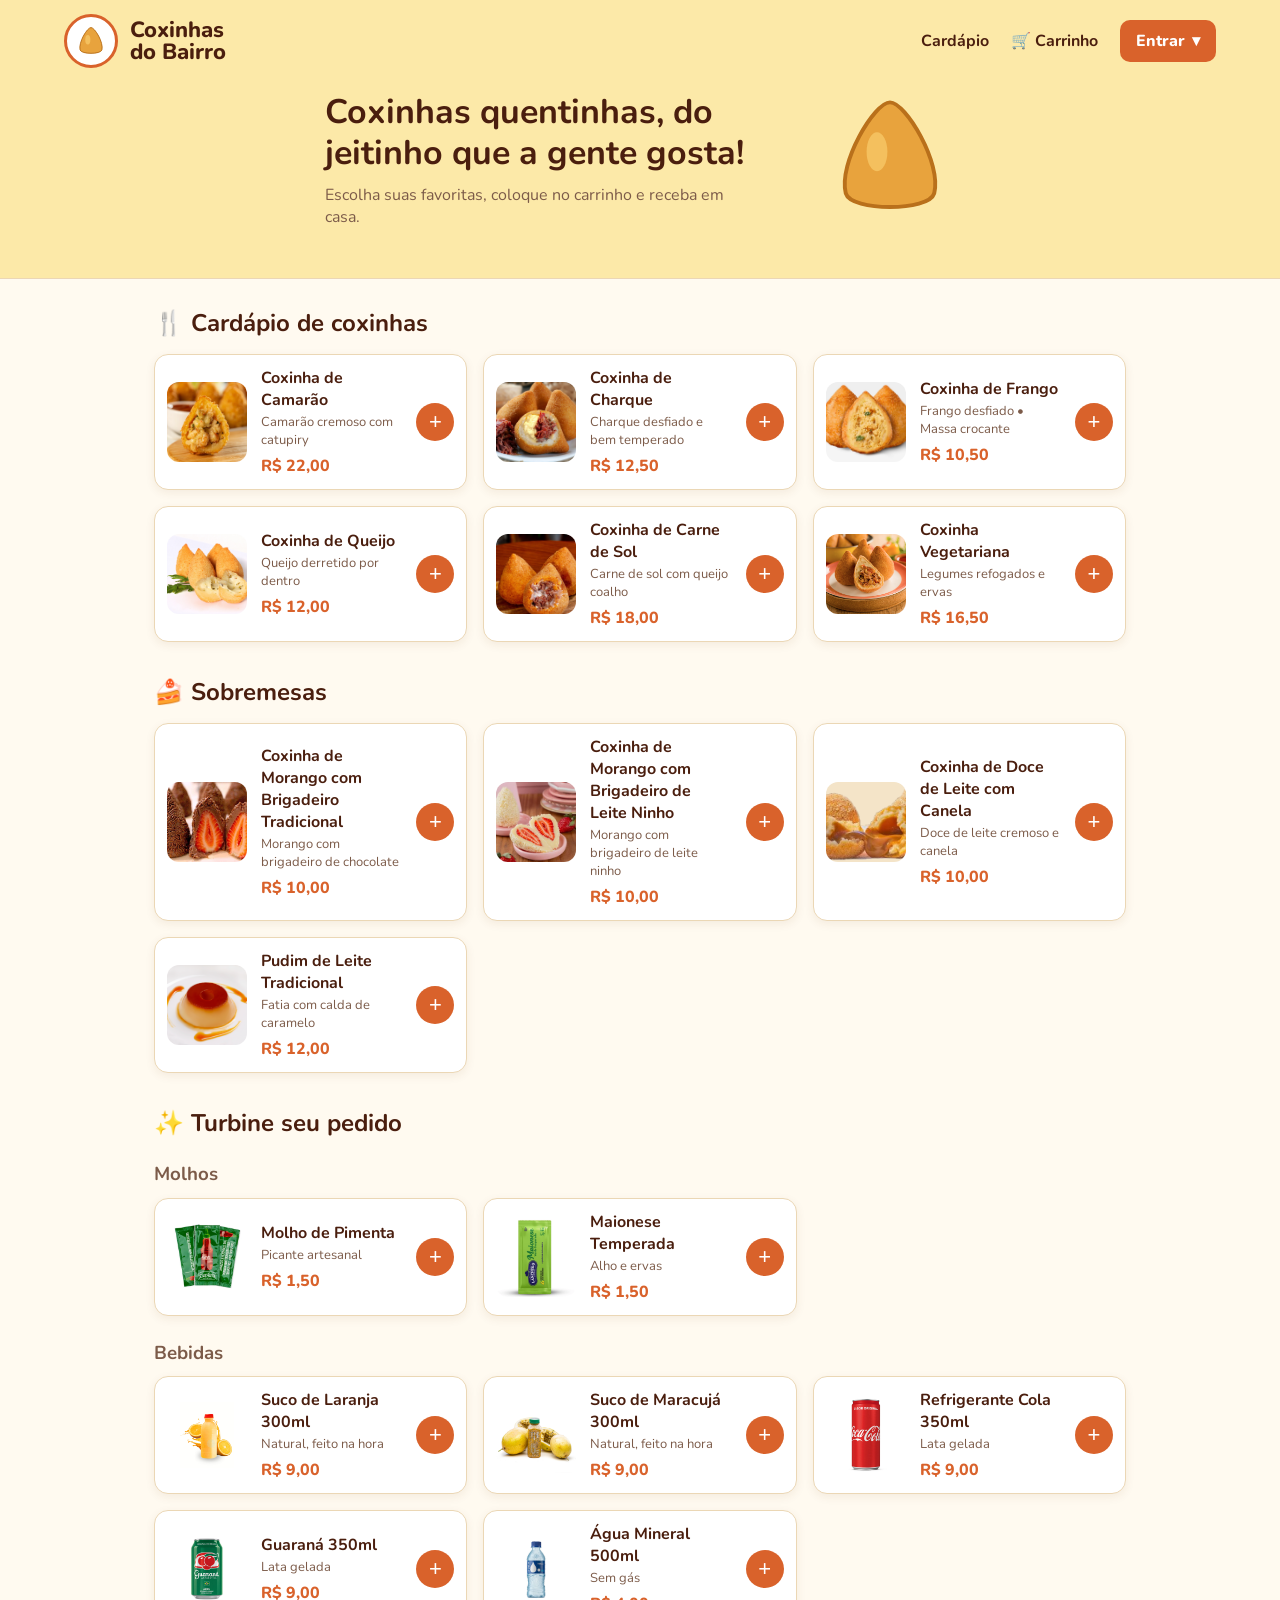
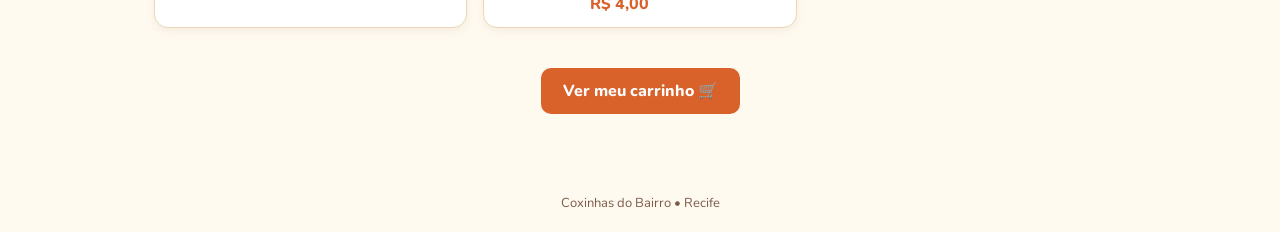
<file: index.html>
<!DOCTYPE html>
<html lang="pt-BR">
<head>
<meta charset="UTF-8">
<meta name="viewport" content="width=device-width, initial-scale=1.0">
<link href="https://fonts.googleapis.com/css2?family=Nunito:wght@400;700;800&display=swap" rel="stylesheet">
<link rel="stylesheet" href="style.css">
<title>Coxinhas do Bairro - Cardápio</title>
</head>
<body data-pagina="cardapio">

<header class="cabecalho" id="cabecalho"></header>

<section class="hero">
  <div>
    <h1>Coxinhas quentinhas, do jeitinho que a gente gosta!</h1>
    <p>Escolha suas favoritas, coloque no carrinho e receba em casa.</p>
  </div>
  <div class="hero-coxinha" id="hero-coxinha"></div>
</section>

<main class="conteudo">

 
  <h2>🍴 Cardápio de coxinhas</h2>
  <div class="grade">

    <!-- Coxinha de Camarão -->
    <div class="produto">
      <div class="produto-img"><img src="img/camarao.png" alt="Coxinha de Camarão"></div>
      <div class="produto-info">
        <h4>Coxinha de Camarão</h4>
        <p>Camarão cremoso com catupiry</p>
        <span class="preco">R$ 22,00</span>
      </div>
      <button class="btn-mais" onclick="clicouAdicionar(11, this)">+</button>
    </div>
    <!-- Coxinha de Charque -->
    <div class="produto">
      <div class="produto-img"><img src="img/charque.png" alt="Coxinha de Charque"></div>
      <div class="produto-info">
        <h4>Coxinha de Charque</h4>
        <p>Charque desfiado e bem temperado</p>
        <span class="preco">R$ 12,50</span>
      </div>
      <button class="btn-mais" onclick="clicouAdicionar(12, this)">+</button>
    </div>
    <!-- Coxinha de Frango -->
    <div class="produto">
      <div class="produto-img"><img src="img/frango.png" alt="Coxinha de Frango"></div>
      <div class="produto-info">
        <h4>Coxinha de Frango</h4>
        <p>Frango desfiado • Massa crocante</p>
        <span class="preco">R$ 10,50</span>
      </div>
      <button class="btn-mais" onclick="clicouAdicionar(13, this)">+</button>
    </div>
    <!-- Coxinha de Queijo -->
    <div class="produto">
      <div class="produto-img"><img src="img/queijo.png" alt="Coxinha de Queijo"></div>
      <div class="produto-info">
        <h4>Coxinha de Queijo</h4>
        <p>Queijo derretido por dentro</p>
        <span class="preco">R$ 12,00</span>
      </div>
      <button class="btn-mais" onclick="clicouAdicionar(14, this)">+</button>
    </div>
    <!-- Coxinha de Carne de Sol -->
    <div class="produto">
      <div class="produto-img"><img src="img/carne.png" alt="Coxinha de Carne de Sol"></div>
      <div class="produto-info">
        <h4>Coxinha de Carne de Sol</h4>
        <p>Carne de sol com queijo coalho</p>
        <span class="preco">R$ 18,00</span>
      </div>
      <button class="btn-mais" onclick="clicouAdicionar(15, this)">+</button>
    </div>
    <!-- Coxinha Vegetariana -->
    <div class="produto">
      <div class="produto-img"><img src="img/jaca.png" alt="Coxinha Vegetariana"></div>
      <div class="produto-info">
        <h4>Coxinha Vegetariana</h4>
        <p>Legumes refogados e ervas</p>
        <span class="preco">R$ 16,50</span>
      </div>
      <button class="btn-mais" onclick="clicouAdicionar(16, this)">+</button>
    </div>

  </div>

  
  <h2 style="margin-top:36px">🍰 Sobremesas</h2>
  <div class="grade">

   
    <div class="produto">
      <div class="produto-img"><img src="img/morango1.png" alt="Coxinha de Morango com Brigadeiro Tradicional"></div>
      <div class="produto-info">
        <h4>Coxinha de Morango com Brigadeiro Tradicional</h4>
        <p>Morango com brigadeiro de chocolate</p>
        <span class="preco">R$ 10,00</span>
      </div>
      <button class="btn-mais" onclick="clicouAdicionar(21, this)">+</button>
    </div>
    
    <div class="produto">
      <div class="produto-img"><img src="img/morango2.png" alt="Coxinha de Morango com Brigadeiro de Leite Ninho"></div>
      <div class="produto-info">
        <h4>Coxinha de Morango com Brigadeiro de Leite Ninho</h4>
        <p>Morango com brigadeiro de leite ninho</p>
        <span class="preco">R$ 10,00</span>
      </div>
      <button class="btn-mais" onclick="clicouAdicionar(22, this)">+</button>
    </div>
    
    <div class="produto">
      <div class="produto-img"><img src="img/doce.png" alt="Coxinha de Doce de Leite com Canela"></div>
      <div class="produto-info">
        <h4>Coxinha de Doce de Leite com Canela</h4>
        <p>Doce de leite cremoso e canela</p>
        <span class="preco">R$ 10,00</span>
      </div>
      <button class="btn-mais" onclick="clicouAdicionar(23, this)">+</button>
    </div>
    <!-- Pudim de Leite Tradicional -->
    <div class="produto">
      <div class="produto-img"><img src="img/pudim.png" alt="Pudim de Leite Tradicional"></div>
      <div class="produto-info">
        <h4>Pudim de Leite Tradicional</h4>
        <p>Fatia com calda de caramelo</p>
        <span class="preco">R$ 12,00</span>
      </div>
      <button class="btn-mais" onclick="clicouAdicionar(24, this)">+</button>
    </div>

  </div>

  
  <h2 style="margin-top:36px">✨ Turbine seu pedido</h2>

  
  <h3>Molhos</h3>
  <div class="grade">

    
    <div class="produto">
      <div class="produto-img"><img src="img/pimenta.png" alt="Molho de Pimenta"></div>
      <div class="produto-info">
        <h4>Molho de Pimenta</h4>
        <p>Picante artesanal</p>
        <span class="preco">R$ 1,50</span>
      </div>
      <button class="btn-mais" onclick="clicouAdicionar(31, this)">+</button>
    </div>
    
    <div class="produto">
      <div class="produto-img"><img src="img/maionese.png" alt="Maionese Temperada"></div>
      <div class="produto-info">
        <h4>Maionese Temperada</h4>
        <p>Alho e ervas</p>
        <span class="preco">R$ 1,50</span>
      </div>
      <button class="btn-mais" onclick="clicouAdicionar(32, this)">+</button>
    </div>

  </div>

  
  <h3>Bebidas</h3>
  <div class="grade">

    <div class="produto">
      <div class="produto-img"><img src="img/laranja.png" alt="Suco de Laranja 300ml"></div>
      <div class="produto-info">
        <h4>Suco de Laranja 300ml</h4>
        <p>Natural, feito na hora</p>
        <span class="preco">R$ 9,00</span>
      </div>
      <button class="btn-mais" onclick="clicouAdicionar(41, this)">+</button>
    </div>
    
    <div class="produto">
      <div class="produto-img"><img src="img/maracuja.png" alt="Suco de Maracujá 300ml"></div>
      <div class="produto-info">
        <h4>Suco de Maracujá 300ml</h4>
        <p>Natural, feito na hora</p>
        <span class="preco">R$ 9,00</span>
      </div>
      <button class="btn-mais" onclick="clicouAdicionar(42, this)">+</button>
    </div>
   
    <div class="produto">
      <div class="produto-img"><img src="img/coca.png" alt="Refrigerante Cola 350ml"></div>
      <div class="produto-info">
        <h4>Refrigerante Cola 350ml</h4>
        <p>Lata gelada</p>
        <span class="preco">R$ 9,00</span>
      </div>
      <button class="btn-mais" onclick="clicouAdicionar(43, this)">+</button>
    </div>
    
    <div class="produto">
      <div class="produto-img"><img src="img/guarana.png" alt="Guaraná 350ml"></div>
      <div class="produto-info">
        <h4>Guaraná 350ml</h4>
        <p>Lata gelada</p>
        <span class="preco">R$ 9,00</span>
      </div>
      <button class="btn-mais" onclick="clicouAdicionar(44, this)">+</button>
    </div>
    
    <div class="produto">
      <div class="produto-img"><img src="img/agua.png" alt="Água Mineral 500ml"></div>
      <div class="produto-info">
        <h4>Água Mineral 500ml</h4>
        <p>Sem gás</p>
        <span class="preco">R$ 4,00</span>
      </div>
      <button class="btn-mais" onclick="clicouAdicionar(45, this)">+</button>
    </div>

  </div>

  <div style="text-align:center; margin-top:40px">
    <a class="btn" href="carrinho.html">Ver meu carrinho 🛒</a>
  </div>
</main>

<footer class="rodape">Coxinhas do Bairro • Recife </footer>

<script src="script.js"></script>
</body>
</html>
</file>
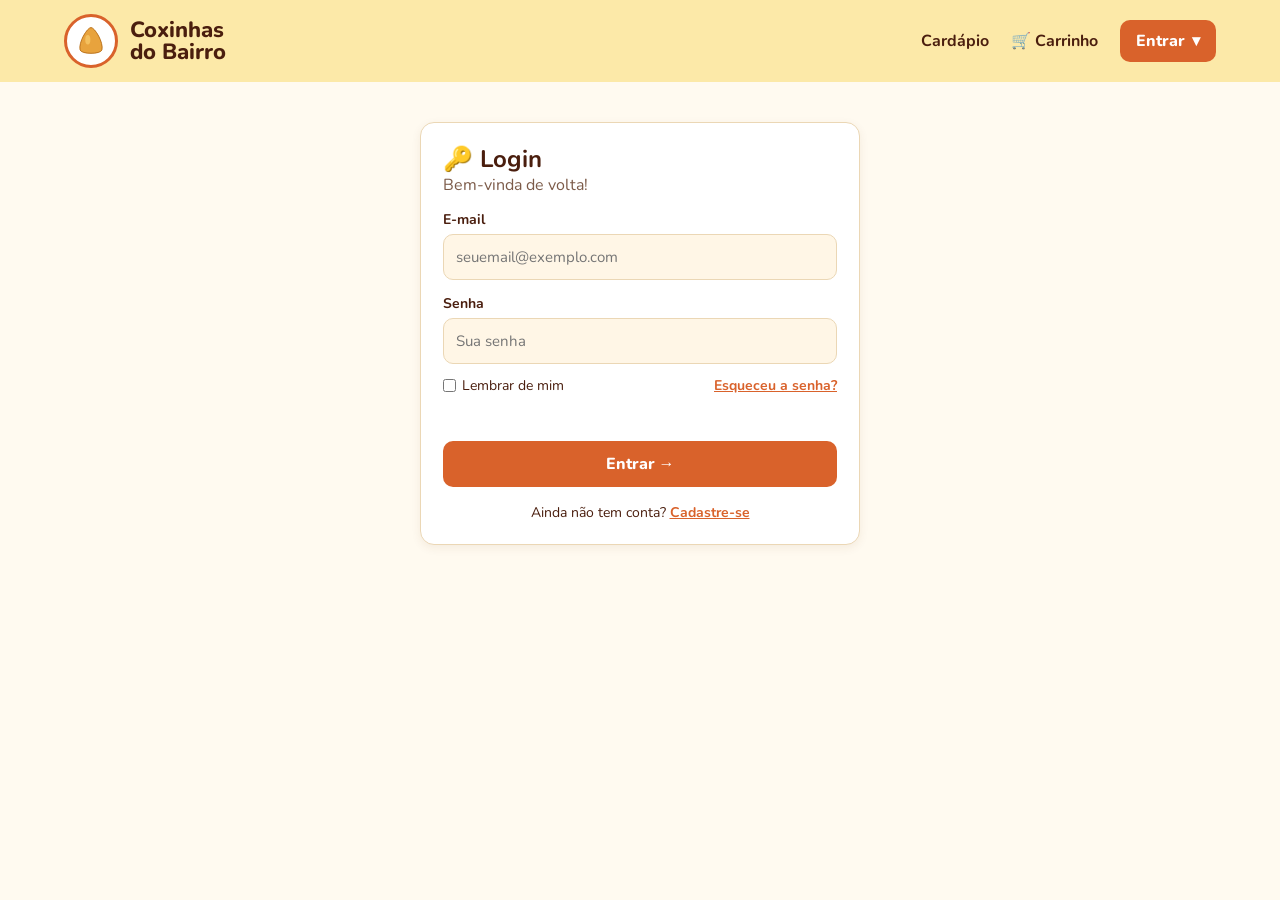
<file: admin.html>
<!DOCTYPE html>
<html lang="pt-BR">
<head>
  <meta charset="UTF-8">
  <meta name="viewport" content="width=device-width, initial-scale=1.0">
  <link href="https://fonts.googleapis.com/css2?family=Nunito:wght@400;700;800&display=swap" rel="stylesheet">
  <link rel="stylesheet" href="style.css">
  <title>Painel administrativo - Coxinhas do Bairro</title>
</head>
<body data-pagina="painel-admin">
  <header class="cabecalho" id="cabecalho"></header>
  <main class="conteudo painel-pagina">
    <section class="caixa painel-principal">
      <h1>🛠️ Painel administrativo</h1>
      <p class="sub">Acompanhamento geral da loja.</p>
      <div id="conteudo-painel">Carregando painel administrativo...</div>
      <div class="acoes painel-acoes">
        <a class="btn-claro" href="index.html">Voltar ao cardápio</a>
        <button class="btn" type="button" onclick="sair()">Sair</button>
      </div>
    </section>
  </main>
  <script src="script.js"></script>
</body>
</html>
</file>
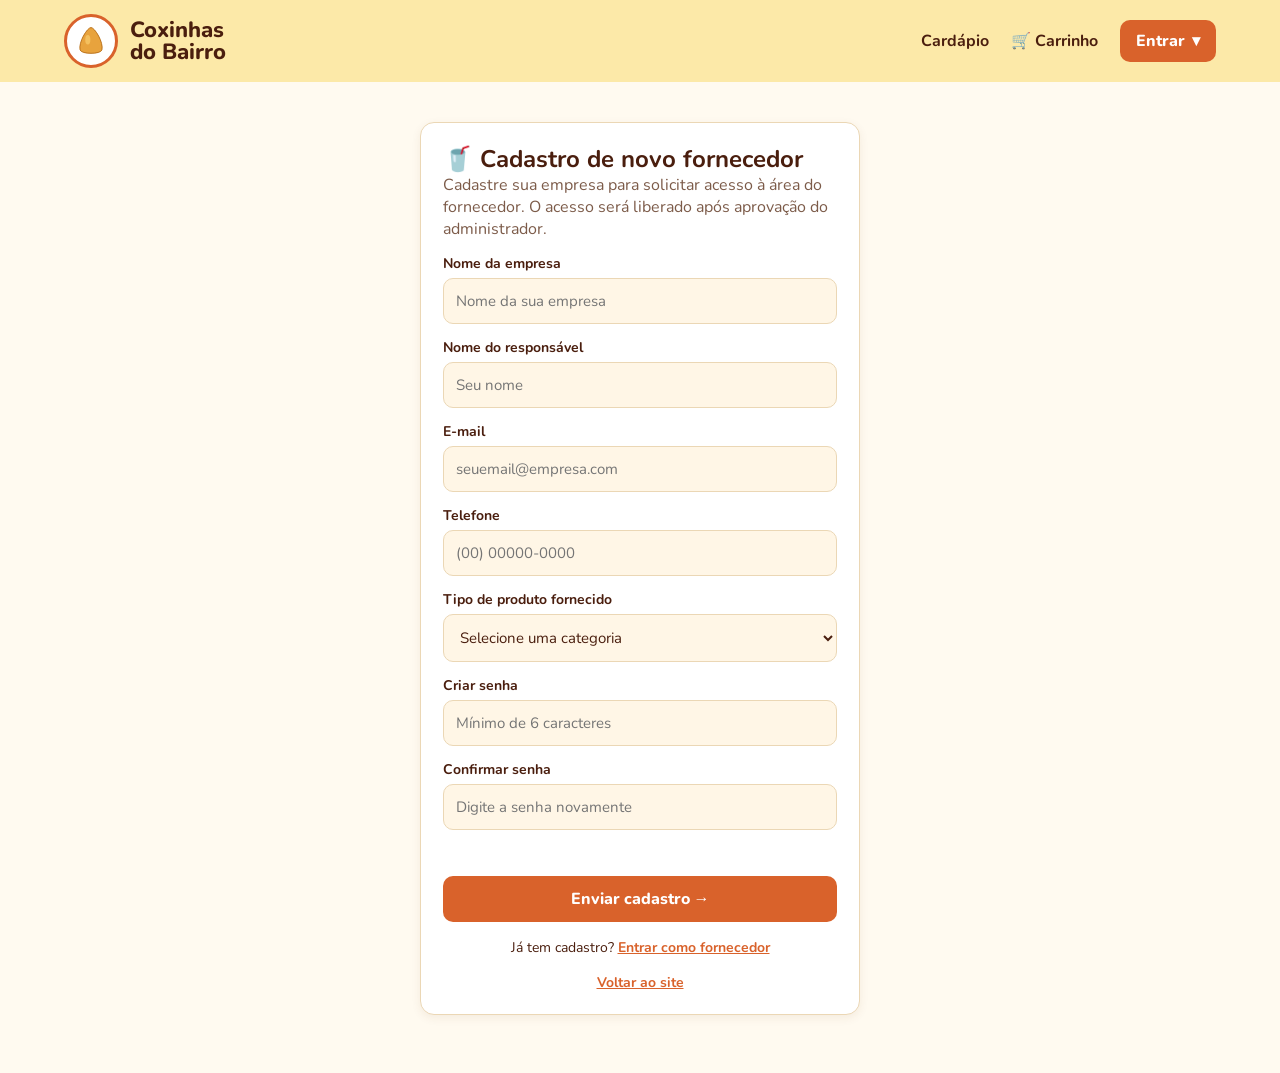
<file: cadastro-fornecedor.html>
<!DOCTYPE html>
<html lang="pt-BR">
<head>
  <meta charset="UTF-8">
  <meta name="viewport" content="width=device-width, initial-scale=1.0">
  <link href="https://fonts.googleapis.com/css2?family=Nunito:wght@400;700;800&display=swap" rel="stylesheet">
  <link rel="stylesheet" href="style.css">
  <title>Cadastro de fornecedor - Coxinhas do Bairro</title>
</head>
<body data-pagina="cadastro-fornecedor">
  <header class="cabecalho" id="cabecalho"></header>
  <main class="centro">
    <form class="caixa" id="form-cadastro-fornecedor">
      <h2>🥤 Cadastro de novo fornecedor</h2>
      <p class="sub">Cadastre sua empresa para solicitar acesso à área do fornecedor. O acesso será liberado após aprovação do administrador.</p>

      <label for="empresa">Nome da empresa</label>
      <input type="text" id="empresa" placeholder="Nome da sua empresa" required>

      <label for="contato">Nome do responsável</label>
      <input type="text" id="contato" placeholder="Seu nome" required>

      <label for="email">E-mail</label>
      <input type="email" id="email" placeholder="seuemail@empresa.com" required>

      <label for="telefone">Telefone</label>
      <input type="tel" id="telefone" placeholder="(00) 00000-0000" required>

      <label for="categoria">Tipo de produto fornecido</label>
      <select id="categoria" required>
        <option value="">Selecione uma categoria</option>
        <option value="bebida">Bebidas</option>
        <option value="coxinha">Coxinhas e salgados</option>
        <option value="sobremesa">Sobremesas</option>
        <option value="molho">Molhos e acompanhamentos</option>
      </select>

      <label for="senha">Criar senha</label>
      <input type="password" id="senha" placeholder="Mínimo de 6 caracteres" minlength="6" required>

      <label for="senha2">Confirmar senha</label>
      <input type="password" id="senha2" placeholder="Digite a senha novamente" required>

      <p class="erro" id="erro" aria-live="polite"></p>
      <button class="btn grande" type="submit">Enviar cadastro →</button>
      <p class="texto-centro">Já tem cadastro? <a href="fornecedor-login.html">Entrar como fornecedor</a></p>
      <p class="texto-centro"><a href="index.html">Voltar ao site</a></p>
    </form>
  </main>
  <script src="script.js"></script>
</body>
</html>
</file>
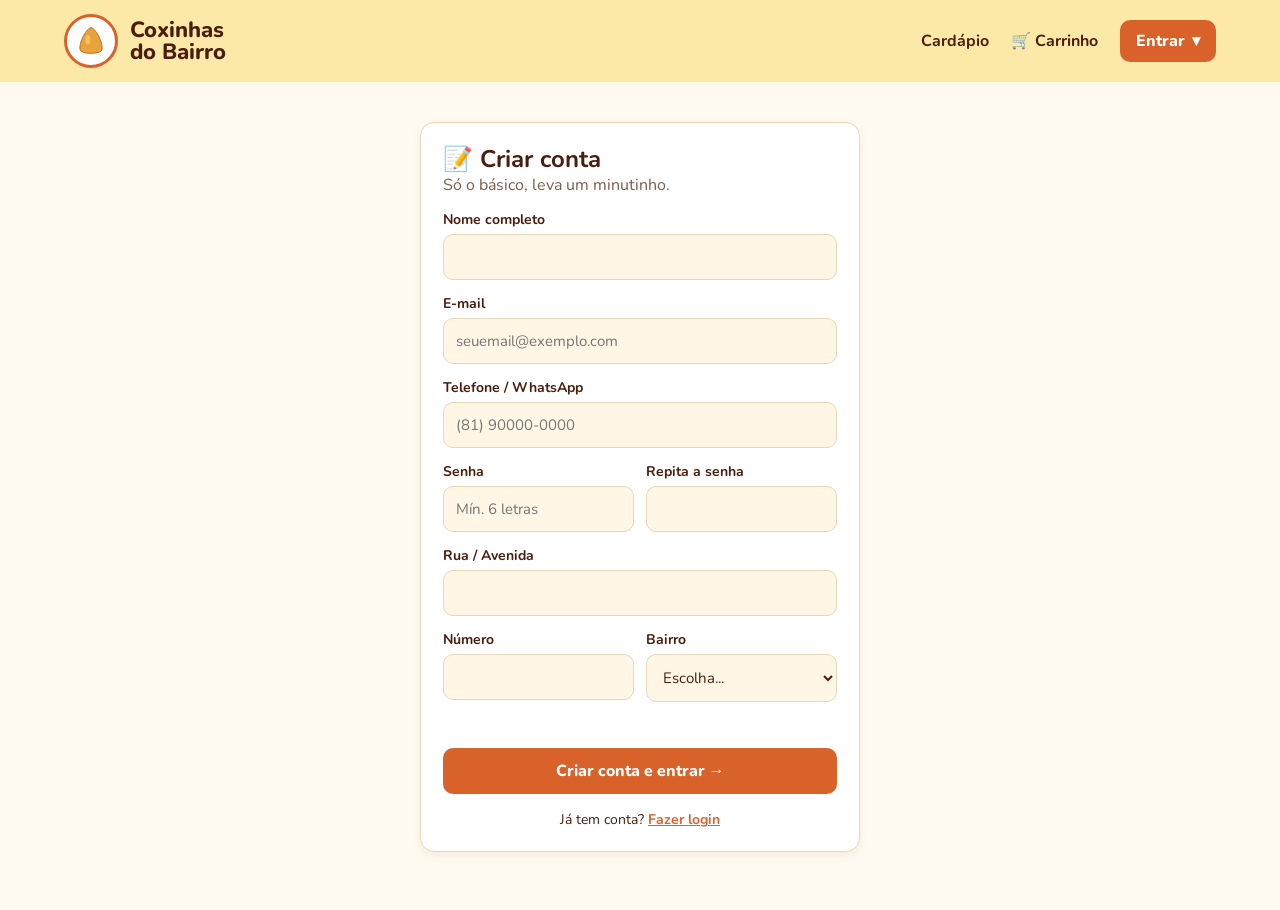
<file: cadastro.html>
<!DOCTYPE html>
<html lang="pt-BR">
<head>
<meta charset="UTF-8">
<meta name="viewport" content="width=device-width, initial-scale=1.0">
<link href="https://fonts.googleapis.com/css2?family=Nunito:wght@400;700;800&display=swap" rel="stylesheet">
<link rel="stylesheet" href="style.css">
<title>Coxinhas do Bairro - Cadastro</title>
</head>
<body data-pagina="cadastro">

<header class="cabecalho" id="cabecalho"></header>

<main class="centro">
  <form class="caixa" id="form-cadastro">
    <h2>📝 Criar conta</h2>
    <p class="sub">Só o básico, leva um minutinho.</p>

    <label for="nome">Nome completo</label>
    <input type="text" id="nome" required>

    <label for="email">E-mail</label>
    <input type="email" id="email" placeholder="seuemail@exemplo.com" required>

    <label for="telefone">Telefone / WhatsApp</label>
    <input type="tel" id="telefone" placeholder="(81) 90000-0000" required>

    <div class="linha">
      <div>
        <label for="senha">Senha</label>
        <input type="password" id="senha" minlength="6" placeholder="Mín. 6 letras" required>
      </div>
      <div>
        <label for="senha2">Repita a senha</label>
        <input type="password" id="senha2" required>
      </div>
    </div>

    <label for="rua">Rua / Avenida</label>
    <input type="text" id="rua" required>

    <div class="linha">
      <div>
        <label for="numero">Número</label>
        <input type="text" id="numero" required>
      </div>
      <div>
        <label for="bairro">Bairro</label>
        <select id="bairro" required></select>
      </div>
    </div>

    <p class="erro" id="erro"></p>
    <button class="btn grande" type="submit">Criar conta e entrar →</button>
    <p class="texto-centro">Já tem conta? <a href="login.html">Fazer login</a></p>
  </form>
</main>

<script src="script.js"></script>
</body>
</html>
</file>
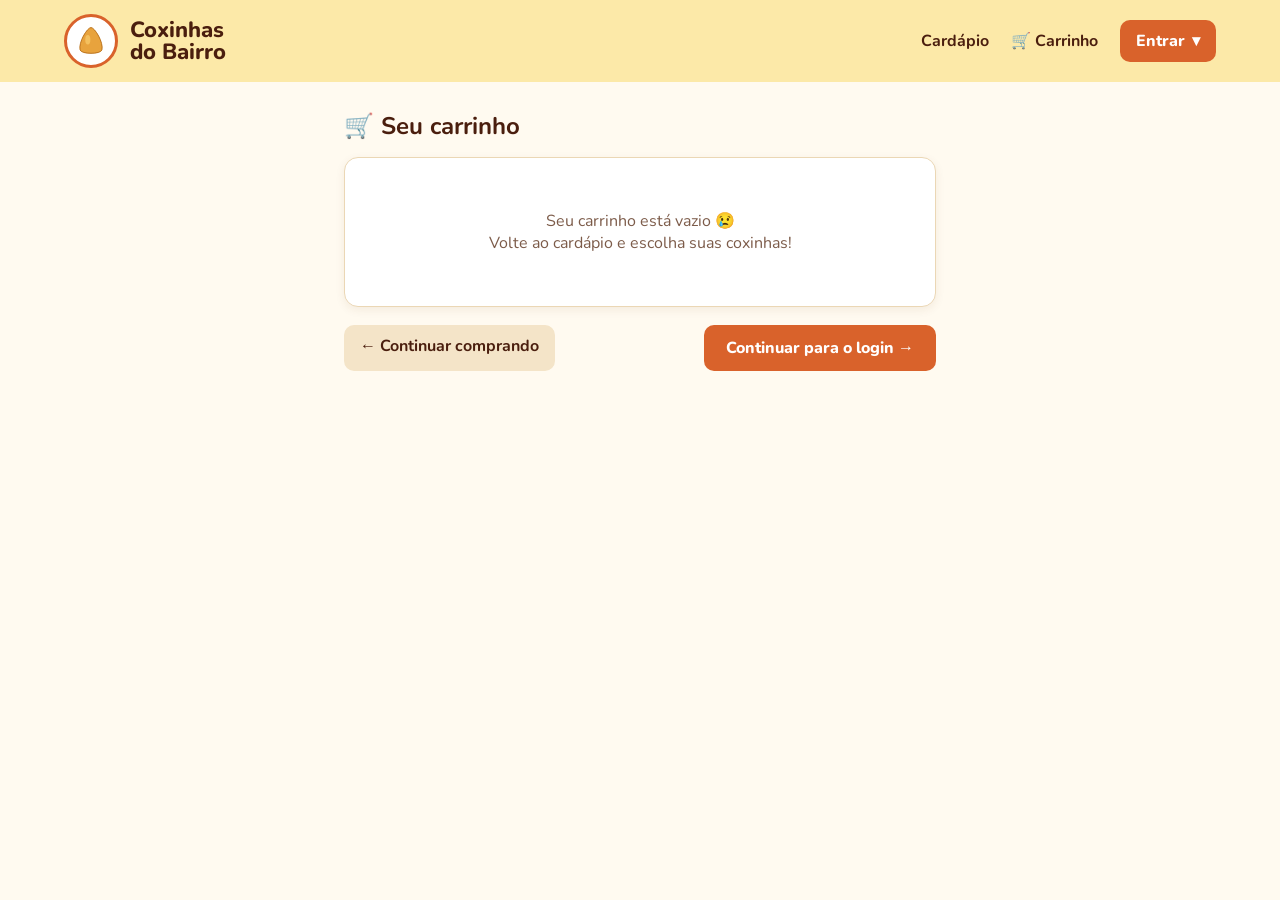
<file: carrinho.html>
<!DOCTYPE html>
<html lang="pt-BR">
<head>
<meta charset="UTF-8">
<meta name="viewport" content="width=device-width, initial-scale=1.0">
<link href="https://fonts.googleapis.com/css2?family=Nunito:wght@400;700;800&display=swap" rel="stylesheet">
<link rel="stylesheet" href="style.css">
<title>Coxinhas do Bairro - Carrinho</title>
</head>
<body data-pagina="carrinho">

<header class="cabecalho" id="cabecalho"></header>

<main class="conteudo estreito">
  <h2>🛒 Seu carrinho</h2>

  <div class="caixa" id="lista-carrinho"></div>
  <div class="caixa" id="resumo-carrinho"></div>

  <div class="acoes">
    <a class="btn-claro" href="index.html">← Continuar comprando</a>
    <button class="btn" onclick="continuar()">Continuar para o login →</button>
  </div>
</main>

<script src="script.js"></script>
</body>
</html>
</file>
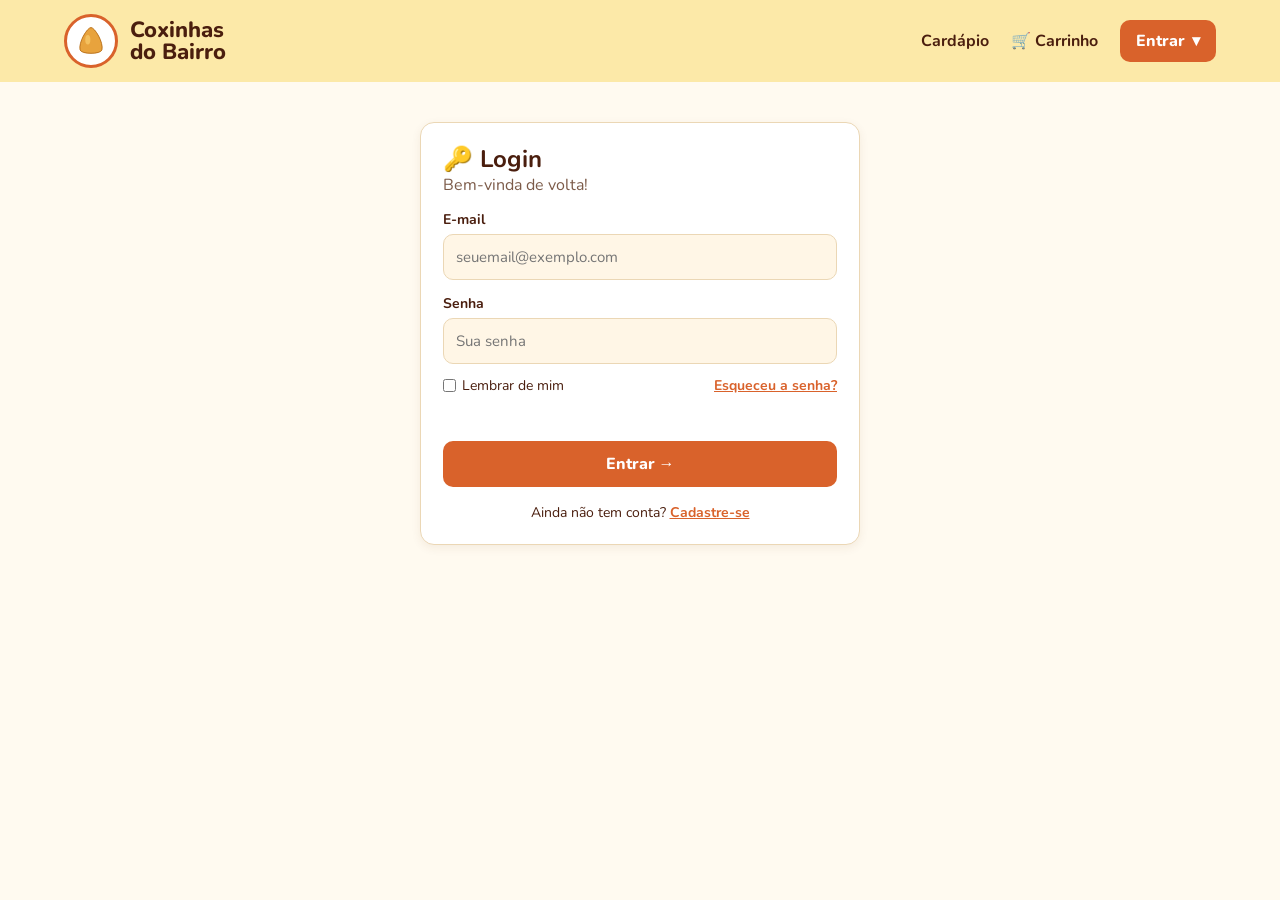
<file: entrega.html>
<!DOCTYPE html>
<html lang="pt-BR">
<head>
<meta charset="UTF-8">
<meta name="viewport" content="width=device-width, initial-scale=1.0">
<link href="https://fonts.googleapis.com/css2?family=Nunito:wght@400;700;800&display=swap" rel="stylesheet">
<link rel="stylesheet" href="style.css">
<title>Coxinhas do Bairro - Entrega</title>
</head>
<body data-pagina="entrega">

<header class="cabecalho" id="cabecalho"></header>

<main class="conteudo duas-colunas">

  <form class="caixa" id="form-entrega">
    <h2>📍 Endereço de entrega</h2>
    <p class="regra-frete">🛵 A cada <strong>5 km</strong> de distância da loja, o frete custa <strong>R$ 5,00</strong>.</p>

    <label for="rua">Rua / Avenida</label>
    <input type="text" id="rua" required>

    <div class="linha">
      <div>
        <label for="numero">Número</label>
        <input type="text" id="numero" required>
      </div>
      <div>
        <label for="bairro">Bairro</label>
        <select id="bairro" required></select>
      </div>
    </div>

    <label for="complemento">Complemento (opcional)</label>
    <input type="text" id="complemento" placeholder="Apto, bloco, referência...">

    <label for="km">Distância da loja (km)</label>
    <input type="number" id="km" min="0" step="0.1" required>

    <button type="button" class="btn-claro" style="margin-top:12px" onclick="calcularFrete()">Calcular frete</button>
    <div class="resultado-frete" id="resultado-frete"></div>

    <button class="btn grande" type="submit">Ir para o pagamento →</button>
  </form>

  <aside class="caixa">
    <h3 style="margin-top:0">Resumo do pedido</h3>
    <div id="resumo"></div>
  </aside>

</main>

<script src="script.js"></script>
</body>
</html>
</file>
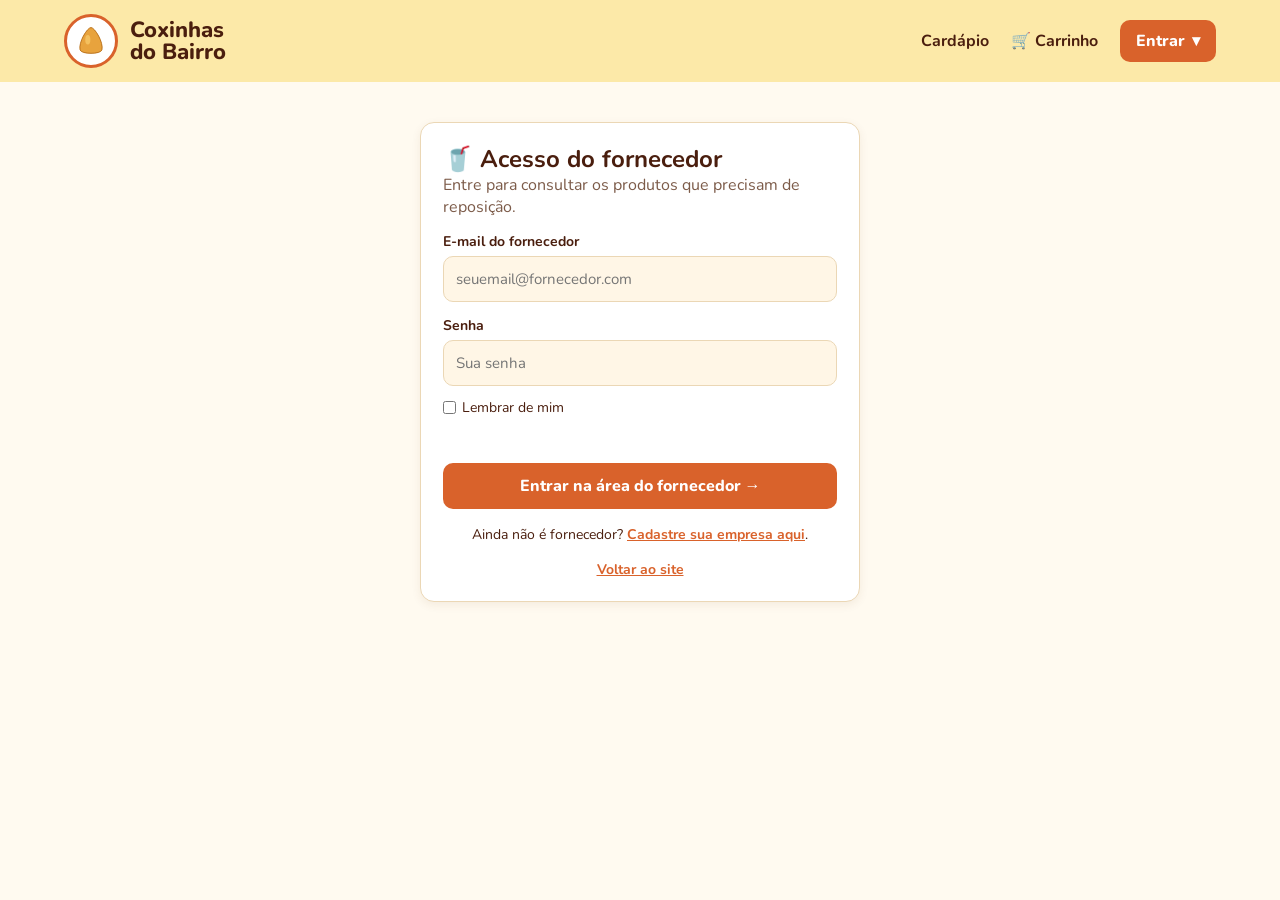
<file: fornecedor-login.html>
<!DOCTYPE html>
<html lang="pt-BR">
<head>
  <meta charset="UTF-8">
  <meta name="viewport" content="width=device-width, initial-scale=1.0">
  <link href="https://fonts.googleapis.com/css2?family=Nunito:wght@400;700;800&display=swap" rel="stylesheet">
  <link rel="stylesheet" href="style.css">
  <title>Login do fornecedor - Coxinhas do Bairro</title>
</head>
<body data-pagina="login-fornecedor" data-tipo-login="fornecedor">

  <header class="cabecalho" id="cabecalho"></header>

  <main class="centro">
    <form class="caixa" id="form-login">
      <h2>🥤 Acesso do fornecedor</h2>
      <p class="sub">Entre para consultar os produtos que precisam de reposição.</p>

      <label for="email">E-mail do fornecedor</label>
      <input type="email" id="email" placeholder="seuemail@fornecedor.com" required>

      <label for="senha">Senha</label>
      <input type="password" id="senha" placeholder="Sua senha" required>

      <div class="entre">
        <label class="check"><input type="checkbox" id="lembrar"> Lembrar de mim</label>
      </div>

      <p class="erro" id="erro"></p>
      <button class="btn grande" type="submit">Entrar na área do fornecedor →</button>

      <p class="texto-centro">Ainda não é fornecedor? <a href="cadastro-fornecedor.html">Cadastre sua empresa aqui</a>.</p>
      <p class="texto-centro"><a href="index.html">Voltar ao site</a></p>
    </form>
  </main>

  <script src="script.js"></script>
</body>
</html>
</file>
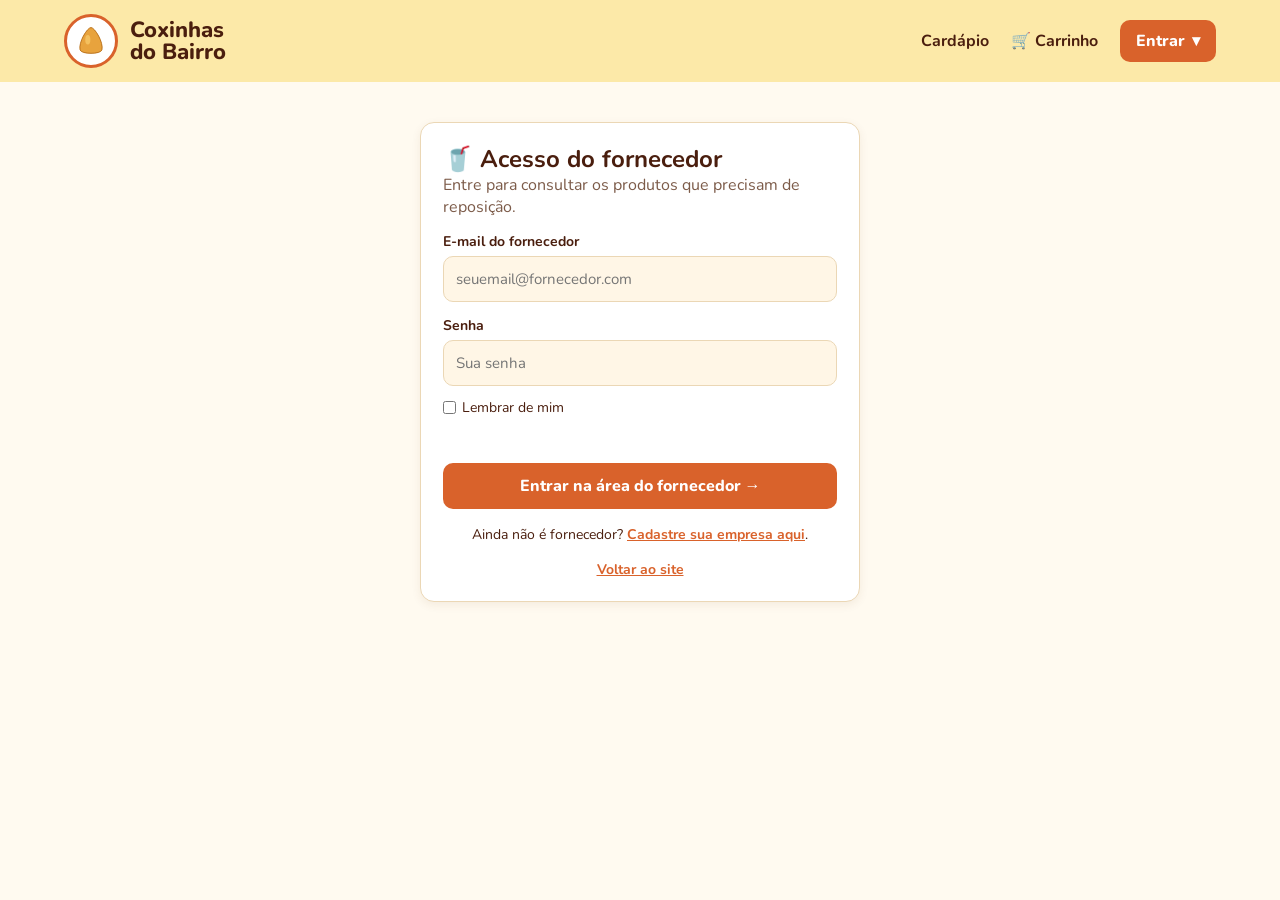
<file: fornecedor.html>
<!DOCTYPE html>
<html lang="pt-BR">
<head>
  <meta charset="UTF-8">
  <meta name="viewport" content="width=device-width, initial-scale=1.0">
  <link href="https://fonts.googleapis.com/css2?family=Nunito:wght@400;700;800&display=swap" rel="stylesheet">
  <link rel="stylesheet" href="style.css">
  <title>Área do fornecedor - Coxinhas do Bairro</title>
</head>
<body data-pagina="fornecedor">
  <header class="cabecalho" id="cabecalho"></header>
  <main class="conteudo painel-pagina">
    <section class="caixa painel-principal">
      <h1>🥤 Área do fornecedor</h1>
      <p class="sub">Mercado Atual — fornecimento de bebidas.</p>
      <div id="conteudo-fornecedor">Carregando lista de reposição...</div>
      <div class="acoes painel-acoes">
        <a class="btn-claro" href="index.html">Voltar ao cardápio</a>
        <button class="btn" type="button" onclick="sair()">Sair</button>
      </div>
    </section>
  </main>
  <script src="script.js"></script>
</body>
</html>
</file>
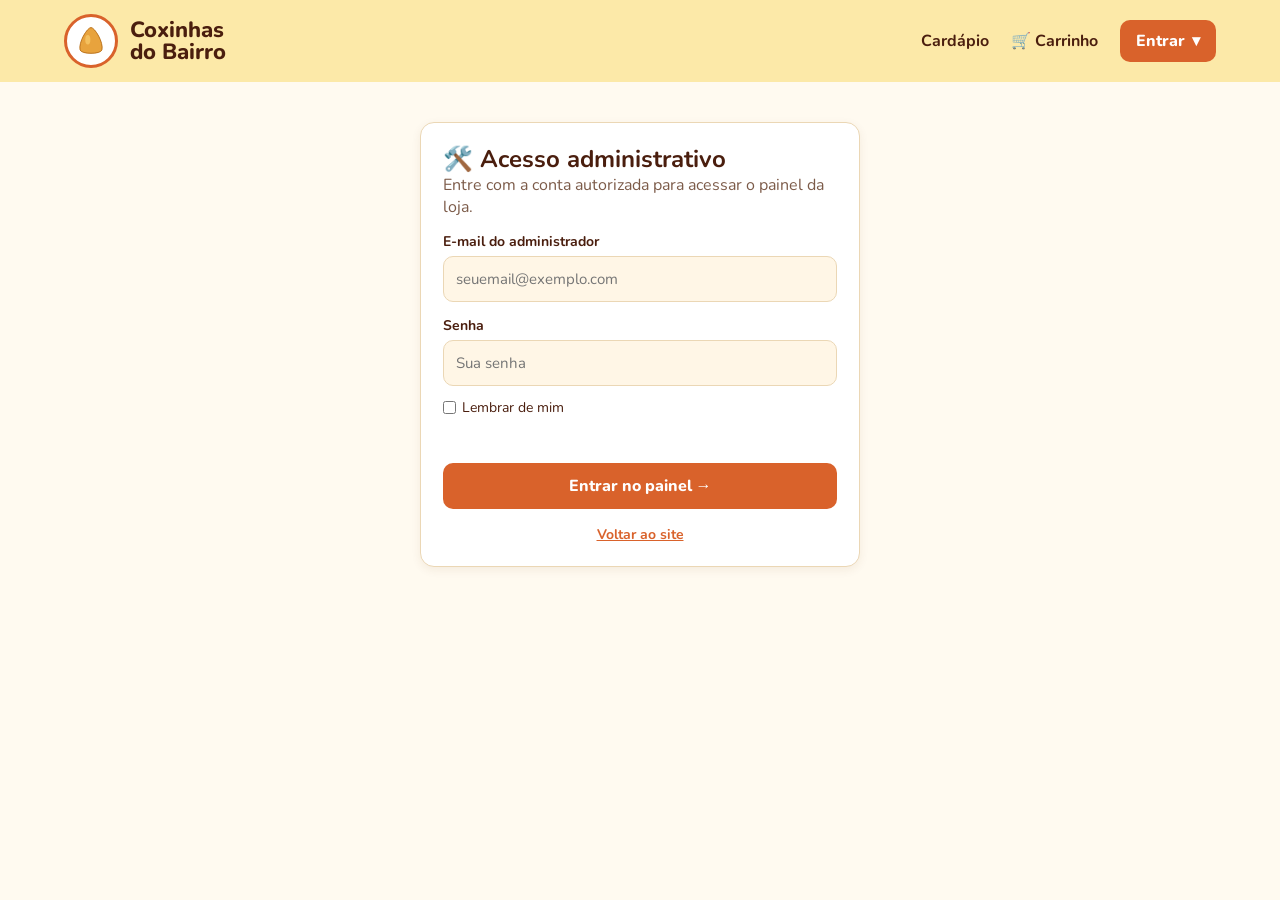
<file: login-admin.html>
<!DOCTYPE html>
<html lang="pt-BR">
<head>
  <meta charset="UTF-8">
  <meta name="viewport" content="width=device-width, initial-scale=1.0">
  <link href="https://fonts.googleapis.com/css2?family=Nunito:wght@400;700;800&display=swap" rel="stylesheet">
  <link rel="stylesheet" href="style.css">
  <title>Login do administrador - Coxinhas do Bairro</title>
</head>
<body data-pagina="login-admin" data-tipo-login="admin">
  <header class="cabecalho" id="cabecalho"></header>
  <main class="centro">
    <form class="caixa" id="form-login">
      <h2>🛠️ Acesso administrativo</h2>
      <p class="sub">Entre com a conta autorizada para acessar o painel da loja.</p>
      <label for="email">E-mail do administrador</label>
      <input type="email" id="email" placeholder="seuemail@exemplo.com" autocomplete="username" required>
      <label for="senha">Senha</label>
      <input type="password" id="senha" placeholder="Sua senha" autocomplete="current-password" required>
      <div class="entre">
        <label class="check"><input type="checkbox" id="lembrar"> Lembrar de mim</label>
      </div>
      <p class="erro" id="erro" role="alert"></p>
      <button class="btn grande" type="submit">Entrar no painel →</button>
      <p class="texto-centro"><a href="index.html">Voltar ao site</a></p>
    </form>
  </main>
  <script src="script.js"></script>
</body>
</html>
</file>
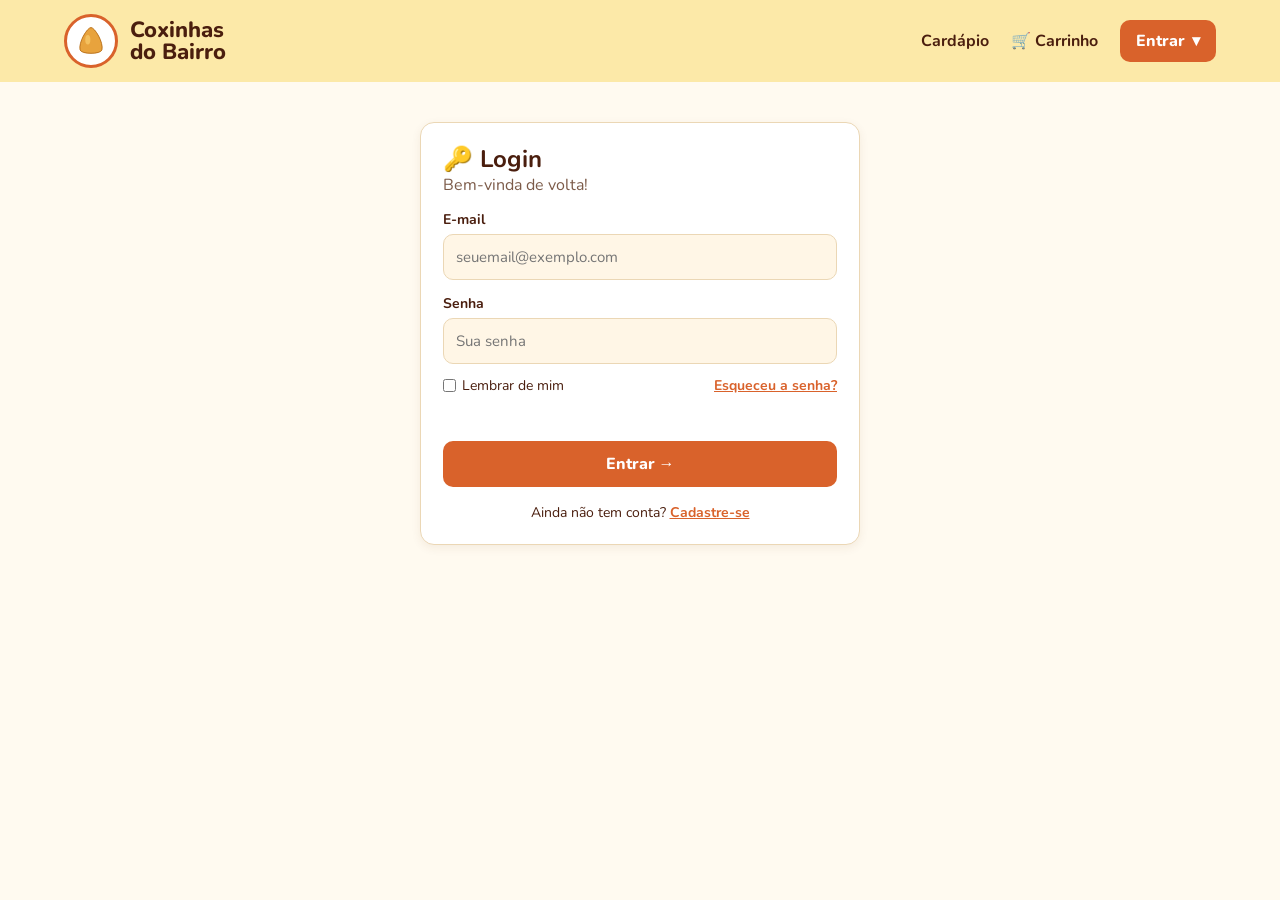
<file: login.html>
<!DOCTYPE html>
<html lang="pt-BR">
<head>
<meta charset="UTF-8">
<meta name="viewport" content="width=device-width, initial-scale=1.0">
<link href="https://fonts.googleapis.com/css2?family=Nunito:wght@400;700;800&display=swap" rel="stylesheet">
<link rel="stylesheet" href="style.css">
<title>Coxinhas do Bairro - Login</title>
</head>
<body data-pagina="login">

<header class="cabecalho" id="cabecalho"></header>

<main class="centro">
  <form class="caixa" id="form-login">
    <h2>🔑 Login</h2>
    <p class="sub">Bem-vinda de volta!</p>

    <label for="email">E-mail</label>
    <input type="email" id="email" placeholder="seuemail@exemplo.com" required>

    <label for="senha">Senha</label>
    <input type="password" id="senha" placeholder="Sua senha" required>

    <div class="entre">
      <label class="check"><input type="checkbox" id="lembrar"> Lembrar de mim</label>
      <a href="#" onclick="esqueceuSenha()">Esqueceu a senha?</a>
    </div>

    <p class="erro" id="erro"></p>
    <button class="btn grande" type="submit">Entrar →</button>

    <p class="texto-centro">Ainda não tem conta? <a href="cadastro.html">Cadastre-se</a></p>

  </form>
</main>

<script src="script.js"></script>
</body>
</html>
</file>
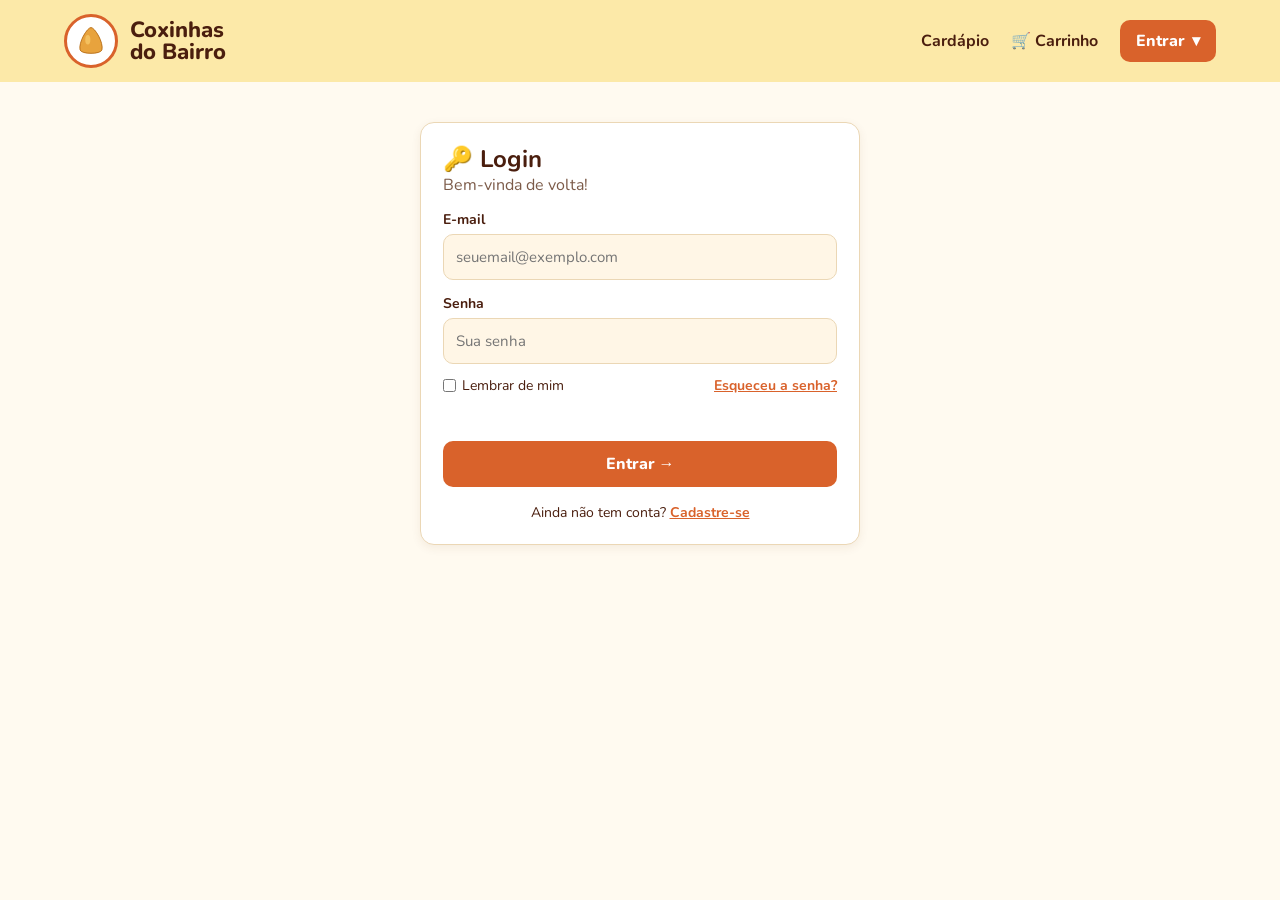
<file: pagamento.html>
<!DOCTYPE html>
<html lang="pt-BR">
<head>
<meta charset="UTF-8">
<meta name="viewport" content="width=device-width, initial-scale=1.0">
<link href="https://fonts.googleapis.com/css2?family=Nunito:wght@400;700;800&display=swap" rel="stylesheet">
<link rel="stylesheet" href="style.css">
<title>Coxinhas do Bairro - Pagamento</title>
</head>
<body data-pagina="pagamento">

<header class="cabecalho" id="cabecalho"></header>

<main class="conteudo duas-colunas">

  <form class="caixa" id="form-pagamento">
    <h2>💳 Pagamento</h2>

    <div class="cartao-area">
      <div class="cartao-3d" id="cartao">
        <div class="cartao-face frente">
          <div class="chip"></div>
          <div class="bandeira" id="bandeira">CARTÃO</div>
          <div class="cartao-numero" id="cartao-numero">•••• •••• •••• ••••</div>
          <div class="cartao-baixo">
            <div><small>NOME</small><span id="cartao-nome">SEU NOME</span></div>
            <div><small>VALIDADE</small><span id="cartao-validade">MM/AA</span></div>
          </div>
        </div>
        <div class="cartao-face verso">
          <div class="tarja"></div>
          <div class="cvv-box" id="cartao-cvv">•••</div>
        </div>
      </div>
    </div>

    <label for="numero">Número do cartão</label>
    <input type="text" id="numero" inputmode="numeric" placeholder="0000 0000 0000 0000" autocomplete="off" required>

    <label for="nome">Nome impresso no cartão</label>
    <input type="text" id="nome" placeholder="Como está no cartão" autocomplete="off" required>

    <div class="linha">
      <div>
        <label for="validade">Validade</label>
        <input type="text" id="validade" inputmode="numeric" placeholder="MM/AA" autocomplete="off" required>
      </div>
      <div>
        <label for="cvv">CVV</label>
        <input type="text" id="cvv" inputmode="numeric" placeholder="123" autocomplete="off" required>
      </div>
    </div>

    <label for="parcelas">Parcelas</label>
    <select id="parcelas"></select>

    <p class="erro" id="erro"></p>
    <button class="btn grande" type="submit" id="botao-pagar">Pagar</button>
    <p class="aviso-teste">🔒 Pagamento de mentirinha. Não digite dados de um cartão de verdade.</p>
  </form>

  <aside class="caixa">
    <h3 style="margin-top:0">Resumo do pedido</h3>
    <div id="resumo"></div>
    <div id="dados-entrega" class="sub" style="margin-top:14px"></div>
  </aside>

</main>

<script src="script.js"></script>
</body>
</html>
</file>
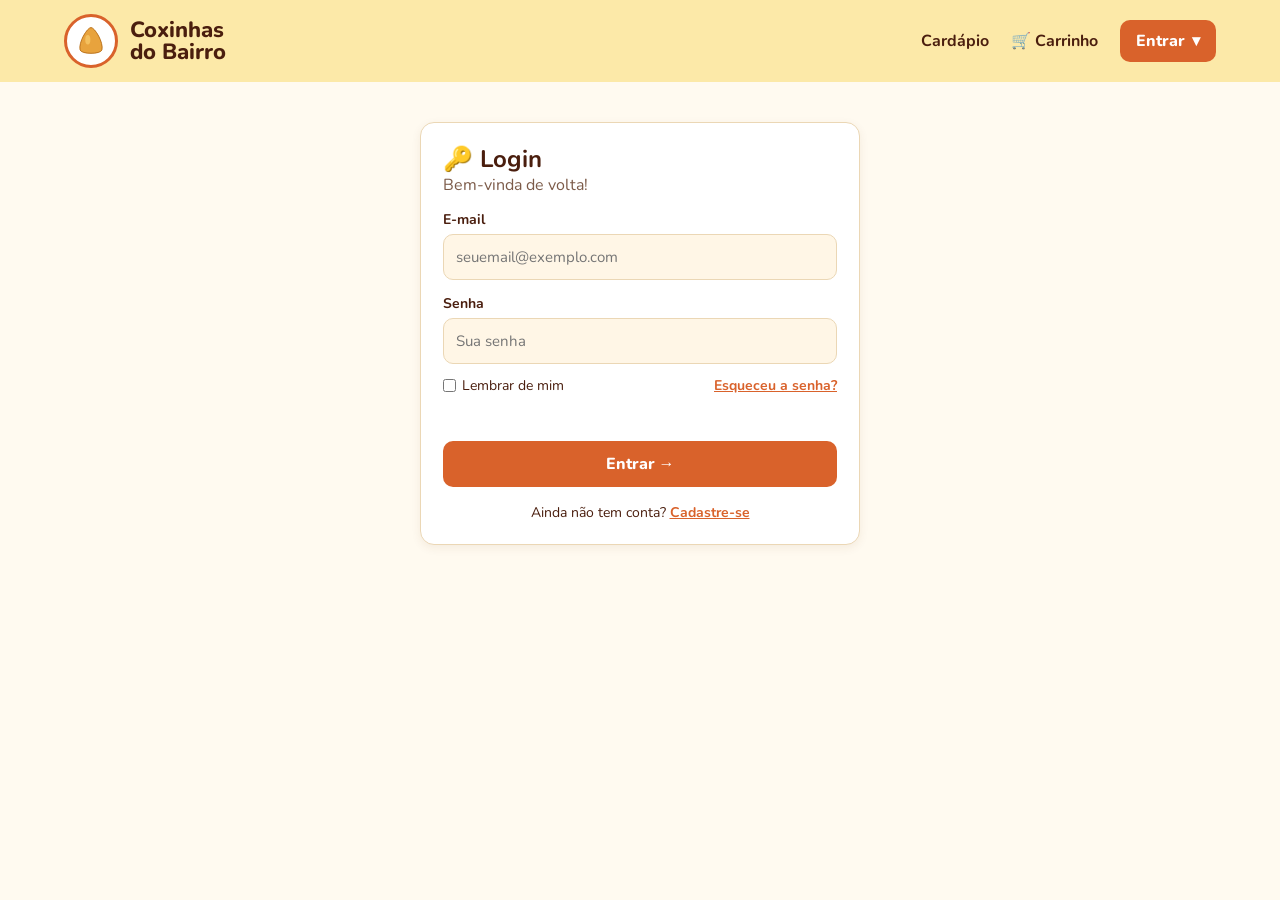
<file: perfil.html>
<!DOCTYPE html>
<html lang="pt-BR">
<head>
  <meta charset="UTF-8">
  <meta name="viewport" content="width=device-width, initial-scale=1.0">
  <link href="https://fonts.googleapis.com/css2?family=Nunito:wght@400;700;800&display=swap" rel="stylesheet">
  <link rel="stylesheet" href="style.css">
  <title>Meu perfil - Coxinhas do Bairro</title>
</head>
<body data-pagina="perfil">
  <header class="cabecalho" id="cabecalho"></header>

  <main class="conteudo pagina-perfil">
    <section class="caixa perfil-caixa">
      <h1>👤 Meu perfil</h1>
      <p class="sub">Consulte seus dados e acompanhe suas compras.</p>

      <section class="perfil-secao">
        <h2>Meus dados</h2>
        <div id="dados-cliente">Carregando seus dados...</div>
      </section>

      <section class="perfil-secao">
        <h2>📦 Histórico de pedidos</h2>
        <div id="historico-pedidos">Carregando seu histórico...</div>
      </section>

      <a class="btn-claro" href="index.html">Voltar ao cardápio</a>
    </section>
  </main>

  <script src="script.js"></script>
</body>
</html>
</file>
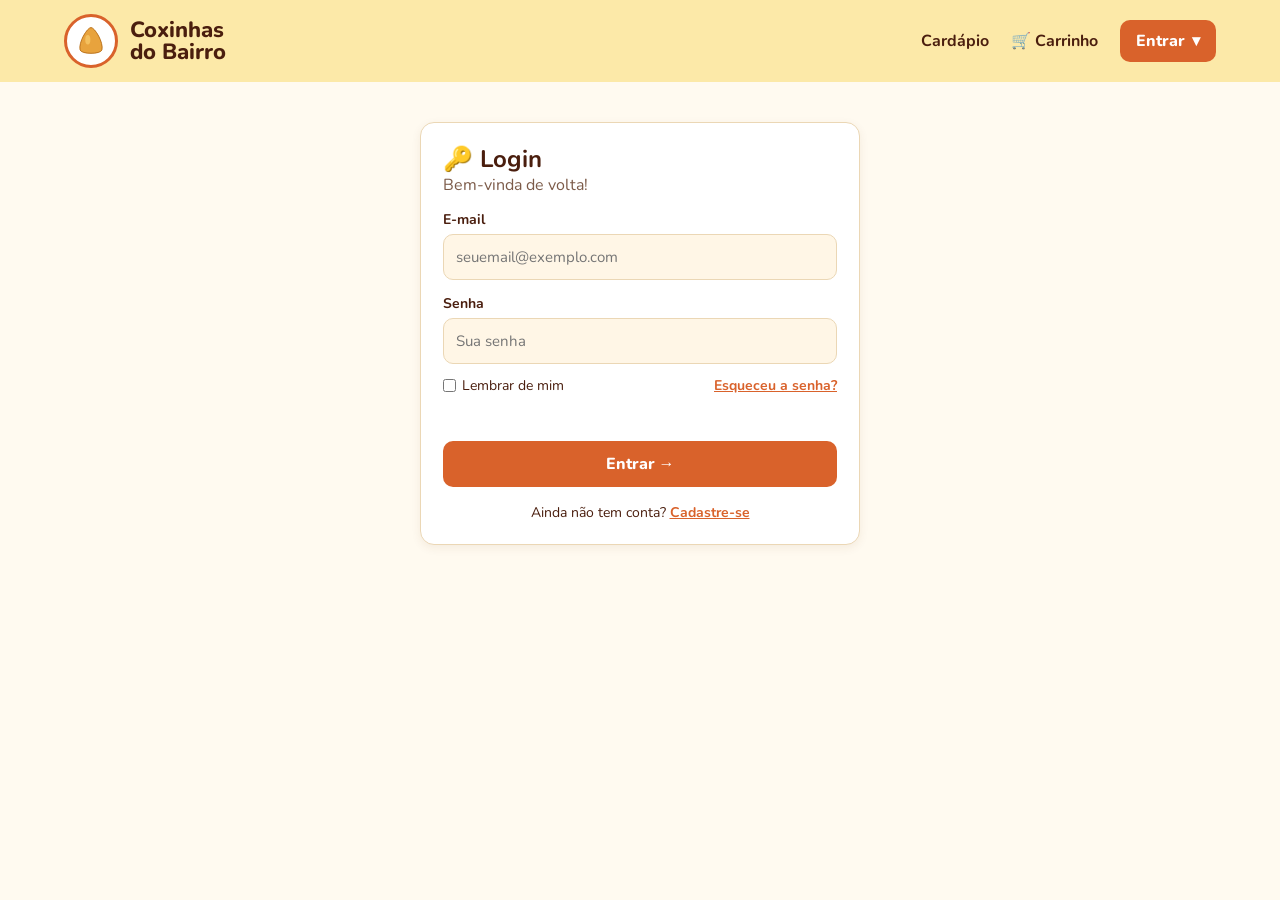
<file: root.html>
<!DOCTYPE html>
<html lang="pt-BR">
<head>
  <meta charset="UTF-8">
  <meta name="viewport" content="width=device-width, initial-scale=1.0">
  <link href="https://fonts.googleapis.com/css2?family=Nunito:wght@400;700;800&display=swap" rel="stylesheet">
  <link rel="stylesheet" href="style.css">
  <title>Painel Root - Coxinhas do Bairro</title>
</head>
<body data-pagina="painel-root">
  <header class="cabecalho" id="cabecalho"></header>
  <main class="conteudo painel-pagina">
    <section class="caixa painel-principal">
      <h1>🔐 Painel Root</h1>
      <p class="sub">Controle de usuários, sessões e auditoria.</p>
      <div id="conteudo-painel">Carregando painel Root...</div>
      <div class="acoes painel-acoes">
        <a class="btn-claro" href="index.html">Voltar ao cardápio</a>
        <button class="btn" type="button" onclick="sair()">Sair</button>
      </div>
    </section>
  </main>
  <script src="script.js"></script>
</body>
</html>
</file>
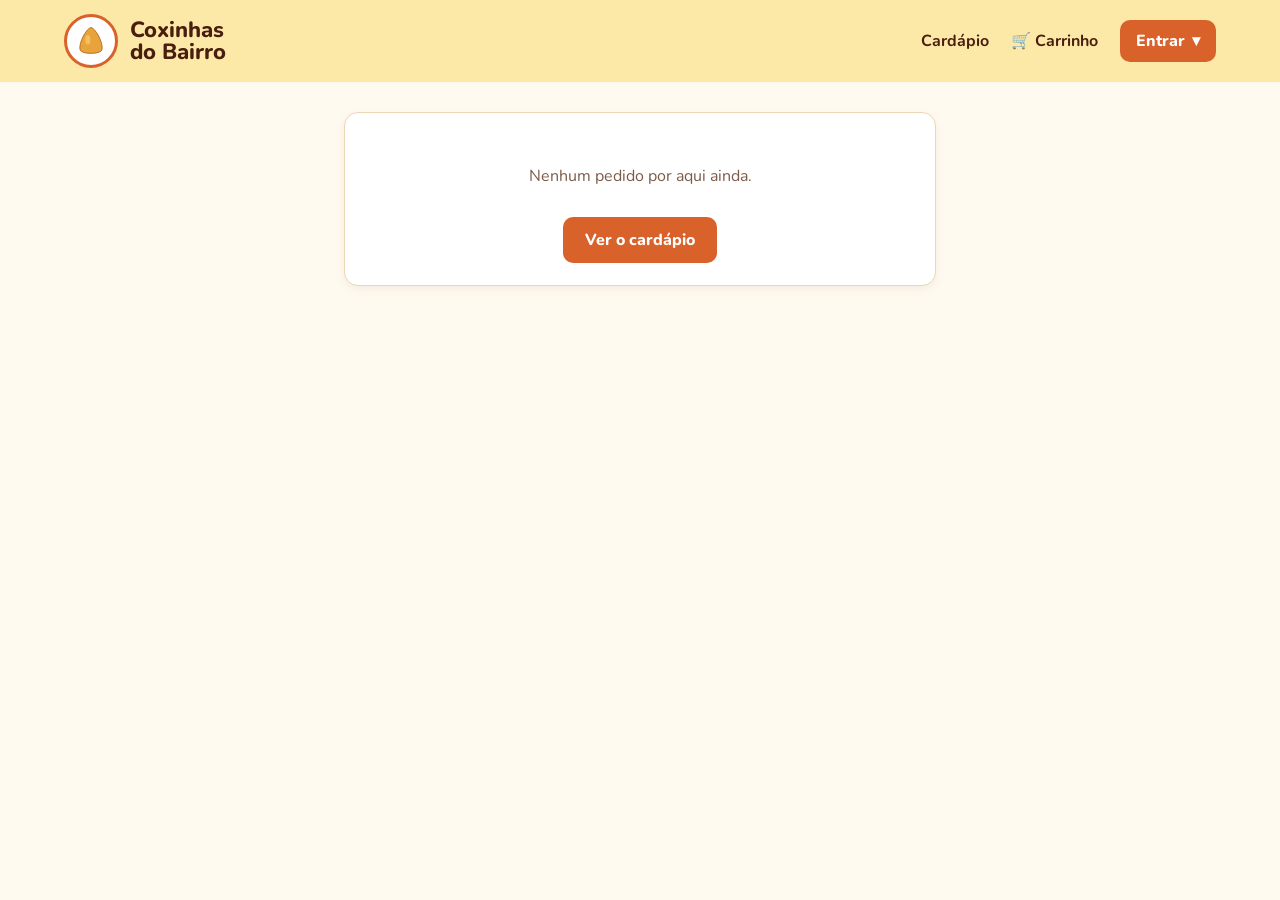
<file: sucesso.html>
<!DOCTYPE html>
<html lang="pt-BR">
<head>
<meta charset="UTF-8">
<meta name="viewport" content="width=device-width, initial-scale=1.0">
<link href="https://fonts.googleapis.com/css2?family=Nunito:wght@400;700;800&display=swap" rel="stylesheet">
<link rel="stylesheet" href="style.css">
<title>Coxinhas do Bairro - Pedido confirmado</title>
</head>
<body data-pagina="sucesso">

<header class="cabecalho" id="cabecalho"></header>

<main class="conteudo estreito">
  <div class="caixa sucesso" id="confirmacao"></div>
</main>

<script src="script.js"></script>
</body>
</html>
</file>
<file: style.css>
/* =====================================================
   style.css  -  o visual de TODAS as páginas
   ===================================================== */

/* 1) CORES (iguais às da imagem). Mude aqui e muda no site todo! */
:root {
  --amarelo: #FCE9A8;        /* fundo do cabeçalho */
  --laranja: #D9622B;        /* botões */
  --laranja-escuro: #B84B1B; /* botões quando passa o mouse */
  --marrom: #4A1E0E;         /* textos e títulos */
  --texto-suave: #7C5B49;    /* textos pequenos */
  --creme: #FFFAF0;          /* fundo da página e dos cartões */
  --bege: #F4E4C8;           /* caixinhas e campos */
  --borda: #EBD7B5;
  --verde: #3F9B5B;
  --vermelho: #C0392B;
}

/* 2) BASE */
* { box-sizing: border-box; margin: 0; padding: 0; }
body {
  font-family: "Nunito", "Segoe UI", Arial, sans-serif;
  color: var(--marrom);
  background: var(--creme);
  min-height: 100vh;
}
a { color: var(--laranja); font-weight: 700; }
h1, h2, h3 { line-height: 1.2; }

/* 3) CABEÇALHO */
.cabecalho {
  background: var(--amarelo);
  display: flex; justify-content: space-between; align-items: center;
  flex-wrap: wrap; gap: 12px;
  padding: 14px 5%;
}
.logo { display: flex; align-items: center; gap: 12px; text-decoration: none; color: var(--marrom); }
.logo-circulo {
  width: 54px; height: 54px; border-radius: 50%;
  border: 3px solid var(--laranja); background: #fff;
  display: flex; align-items: center; justify-content: center;
}
.logo-circulo svg { width: 32px; }
.logo-texto { font-size: 22px; font-weight: 800; line-height: 1; }
.menu { display: flex; align-items: center; gap: 22px; }
.menu a { color: var(--marrom); text-decoration: none; font-weight: 700; }
.menu a:hover { color: var(--laranja); }
.link-carrinho { position: relative; }
.contador {
  position: absolute; top: -10px; right: -16px;
  background: var(--laranja); color: #fff;
  min-width: 20px; height: 20px; border-radius: 10px;
  font-size: 12px; display: flex; align-items: center; justify-content: center;
}
.contador.pop { animation: pop 0.4s; }

/* 4) FAIXA AMARELA DA HOME */
.hero {
  background: var(--amarelo);
  display: flex; justify-content: center; align-items: center;
  gap: 40px; flex-wrap: wrap;
  padding: 10px 5% 50px;
  border-bottom: 1px solid var(--borda);
}
.hero h1 { font-size: 34px; max-width: 460px; }
.hero p { color: var(--texto-suave); margin-top: 10px; max-width: 420px; }
.hero-coxinha { width: 130px; animation: flutuar 3s ease-in-out infinite; }

/* 5) CONTEÚDO */
.conteudo { max-width: 1100px; margin: 0 auto; padding: 30px 5% 60px; }
.estreito { max-width: 720px; }
.conteudo h2 { margin-bottom: 16px; }
.conteudo h3 { margin: 26px 0 12px; color: var(--texto-suave); }
.grade { display: grid; grid-template-columns: repeat(auto-fill, minmax(290px, 1fr)); gap: 16px; }

/* 6) CARTÃO DE PRODUTO */
.produto {
  background: #fff; border: 1px solid var(--borda); border-radius: 14px;
  padding: 12px; display: flex; align-items: center; gap: 14px;
  box-shadow: 0 3px 10px rgba(120, 70, 20, 0.08);
  transition: transform 0.2s, box-shadow 0.2s;
}
.produto:hover { transform: translateY(-4px); box-shadow: 0 8px 18px rgba(120, 70, 20, 0.16); }
.produto-img {
  width: 80px; height: 80px; flex-shrink: 0; border-radius: 12px;
  background: var(--bege); font-size: 38px;
  display: flex; align-items: center; justify-content: center;
}
.produto-img { overflow: hidden; }
.produto-img svg { width: 56px; }
/* foto do produto: preenche o quadradinho sem esticar */
.produto-img img { width: 100%; height: 100%; object-fit: cover; }
.produto-info { flex: 1; }
.produto-info h4 { font-size: 16px; }
.produto-info p { font-size: 13px; color: var(--texto-suave); margin: 2px 0 6px; }
.preco { color: var(--laranja); font-weight: 800; }
.btn-mais {
  width: 38px; height: 38px; border-radius: 50%; border: none;
  background: var(--laranja); color: #fff; font-size: 22px; cursor: pointer;
  transition: transform 0.2s, background 0.2s;
}
.btn-mais:hover { background: var(--laranja-escuro); transform: scale(1.15) rotate(90deg); }
.btn-mais.pulou { animation: pop 0.4s; }

/* 7) BOTÕES */
.btn {
  display: inline-block; text-decoration: none; text-align: center;
  background: var(--laranja); color: #fff; border: none; border-radius: 10px;
  padding: 12px 22px; font-size: 16px; font-weight: 800; font-family: inherit; cursor: pointer;
  transition: background 0.2s, transform 0.2s;
}
.btn:hover { background: var(--laranja-escuro); transform: translateY(-2px); }
.btn.grande { width: 100%; margin-top: 14px; }
.btn-claro {
  display: inline-block; text-decoration: none;
  background: var(--bege); color: var(--marrom); border: none; border-radius: 10px;
  padding: 10px 16px; font-weight: 700; font-family: inherit; cursor: pointer;
}
.btn-claro:hover { background: var(--borda); }
.btn:disabled { opacity: 0.7; cursor: wait; transform: none; }

/* 8) CAIXAS E FORMULÁRIOS */
.caixa {
  background: #fff; border: 1px solid var(--borda); border-radius: 14px;
  padding: 22px; margin-bottom: 18px;
  box-shadow: 0 3px 10px rgba(120, 70, 20, 0.08);
  animation: aparecer 0.5s;
}
.centro { display: flex; justify-content: center; padding: 40px 5%; }
.centro .caixa { width: 100%; max-width: 440px; }
.sub { color: var(--texto-suave); margin-bottom: 10px; }
label { display: block; font-weight: 700; font-size: 14px; margin: 14px 0 5px; }
input, select {
  width: 100%; padding: 12px; font-size: 15px; font-family: inherit;
  border: 1.5px solid var(--borda); border-radius: 10px; background: #FFF6E6; color: var(--marrom);
}
input:focus, select:focus { outline: none; border-color: var(--laranja); box-shadow: 0 0 0 3px rgba(217, 98, 43, 0.2); }
.linha { display: flex; gap: 12px; }
.linha > div { flex: 1; }
.entre { display: flex; justify-content: space-between; align-items: center; margin-top: 12px; font-size: 14px; }
.check { display: flex; align-items: center; gap: 6px; margin: 0; font-weight: 400; }
.check input { width: auto; }
.erro { color: var(--vermelho); font-weight: 700; min-height: 22px; margin-top: 10px; font-size: 14px; }
.shake { animation: tremer 0.4s; }
.texto-centro { text-align: center; margin-top: 16px; font-size: 14px; }
.dica { background: var(--amarelo); border-radius: 10px; padding: 12px; margin-top: 18px; font-size: 13px; }
.dica button { margin-top: 8px; }

/* 9) CARRINHO E RESUMOS */
.item-carrinho { display: flex; align-items: center; gap: 12px; padding: 12px 0; border-bottom: 1px solid var(--borda); flex-wrap: wrap; }
.item-carrinho:last-child { border-bottom: none; }
.item-carrinho .produto-img { width: 56px; height: 56px; font-size: 28px; }
.item-carrinho .produto-img svg { width: 38px; }
.item-nome { flex: 1; min-width: 140px; font-weight: 700; }
.quantidade { display: flex; align-items: center; gap: 8px; }
.quantidade button { width: 30px; height: 30px; border-radius: 50%; border: none; background: var(--bege); font-size: 18px; cursor: pointer; }
.quantidade button:hover { background: var(--laranja); color: #fff; }
.lixeira { background: none; border: none; font-size: 20px; cursor: pointer; }
.vazio { text-align: center; padding: 30px 0; color: var(--texto-suave); }
.linha-resumo { display: flex; justify-content: space-between; padding: 6px 0; }
.linha-resumo.total { border-top: 2px solid var(--borda); margin-top: 8px; padding-top: 12px; font-size: 20px; font-weight: 800; }
.acoes { display: flex; justify-content: space-between; gap: 12px; flex-wrap: wrap; }
.duas-colunas { display: grid; grid-template-columns: 1.4fr 1fr; gap: 24px; align-items: start; }
@media (max-width: 800px) { .duas-colunas { grid-template-columns: 1fr; } }

/* 10) FRETE */
.regra-frete { background: var(--bege); border-radius: 10px; padding: 10px 14px; font-size: 14px; margin-bottom: 6px; }
.resultado-frete { background: #EAF6EE; border: 1px solid var(--verde); border-radius: 10px; padding: 12px; margin-top: 14px; animation: aparecer 0.4s; }
.resultado-frete:empty { display: none; }

/* 11) CARTÃO DE CRÉDITO QUE VIRA */
.cartao-area { perspective: 1000px; margin-bottom: 10px; }
.cartao-3d {
  position: relative; width: 100%; max-width: 340px; height: 200px; margin: 0 auto;
  transform-style: preserve-3d; transition: transform 0.7s;
}
.cartao-3d.virado { transform: rotateY(180deg); }
.cartao-face {
  position: absolute; inset: 0; border-radius: 16px; padding: 20px; color: #fff;
  backface-visibility: hidden; box-shadow: 0 10px 24px rgba(74, 30, 14, 0.35);
}
.frente { background: linear-gradient(135deg, #D9622B, #7A2E0F); }
.verso { background: linear-gradient(135deg, #7A2E0F, #4A1E0E); transform: rotateY(180deg); }
.chip { width: 42px; height: 30px; border-radius: 6px; background: #F0C75E; }
.bandeira { position: absolute; top: 20px; right: 20px; font-weight: 800; font-style: italic; }
.cartao-numero { font-family: "Courier New", monospace; font-size: 20px; letter-spacing: 2px; margin: 26px 0 16px; }
.cartao-baixo { display: flex; justify-content: space-between; font-size: 14px; font-weight: 700; }
.cartao-baixo small { display: block; font-size: 10px; opacity: 0.8; font-weight: 400; }
.tarja { background: #000; height: 40px; margin: 10px -20px 18px; }
.cvv-box { background: #fff; color: #000; text-align: right; padding: 8px 10px; border-radius: 4px; font-family: "Courier New", monospace; }
.aviso-teste { font-size: 12px; color: var(--texto-suave); text-align: center; margin-top: 10px; }
.spinner { display: inline-block; width: 14px; height: 14px; border: 3px solid #fff; border-top-color: transparent; border-radius: 50%; margin-right: 8px; vertical-align: -2px; animation: girar 0.8s linear infinite; }

/* 12) PEDIDO CONFIRMADO */
.sucesso { text-align: center; }
.check-grande {
  width: 90px; height: 90px; border-radius: 50%; background: var(--verde); color: #fff;
  font-size: 52px; margin: 0 auto 14px; display: flex; align-items: center; justify-content: center;
  animation: pop 0.6s;
}

/* 13) AVISO QUE APARECE EMBAIXO (toast) */
.aviso {
  position: fixed; bottom: 24px; left: 50%; transform: translateX(-50%);
  background: var(--marrom); color: #fff; padding: 12px 22px; border-radius: 30px;
  font-weight: 700; z-index: 10; animation: subir 0.3s;
}

/* 14) RODAPÉ */
.rodape { text-align: center; padding: 20px; color: var(--texto-suave); font-size: 13px; }

/* 15) ANIMAÇÕES (@keyframes = o "filme" do movimento) */
@keyframes flutuar { 0%, 100% { transform: translateY(0) rotate(-4deg); } 50% { transform: translateY(-14px) rotate(4deg); } }
@keyframes pop { 0% { transform: scale(1); } 50% { transform: scale(1.4); } 100% { transform: scale(1); } }
@keyframes aparecer { from { opacity: 0; transform: translateY(14px); } to { opacity: 1; transform: translateY(0); } }
@keyframes tremer { 0%, 100% { transform: translateX(0); } 25% { transform: translateX(-8px); } 75% { transform: translateX(8px); } }
@keyframes subir { from { opacity: 0; transform: translate(-50%, 20px); } to { opacity: 1; transform: translate(-50%, 0); } }
@keyframes girar { to { transform: rotate(360deg); } }

/* quem prefere menos movimento no celular/computador */
@media (prefers-reduced-motion: reduce) { * { animation: none !important; transition: none !important; } }

/* PAINÉIS ADMIN, ROOT E FORNECEDOR */
.painel-pagina { max-width: 1100px; }
.painel-principal { width: 100%; }
.painel-principal h1 { margin-bottom: 8px; }
.painel-resumo { display:grid; grid-template-columns:repeat(auto-fit,minmax(180px,1fr)); gap:14px; margin:22px 0; }
.painel-card { background:var(--bege); border:1px solid var(--borda); border-radius:12px; padding:18px; display:flex; flex-direction:column; gap:6px; }
.painel-card span { color:var(--texto-suave); font-size:14px; }
.painel-card strong { color:var(--marrom); font-size:28px; }
.painel-secao { margin:20px 0; padding:18px; background:#fff; border:1px solid var(--borda); border-radius:12px; }
.painel-secao h3 { margin:0 0 12px; color:var(--marrom); }
.tabela-responsiva { width:100%; overflow-x:auto; }
.tabela-responsiva table { width:100%; border-collapse:collapse; min-width:620px; }
.tabela-responsiva th,.tabela-responsiva td { padding:11px 12px; border-bottom:1px solid var(--borda); text-align:left; font-size:14px; }
.tabela-responsiva th { background:var(--amarelo); color:var(--marrom); }
.status-estoque { display:inline-block; padding:5px 10px; border-radius:20px; font-size:12px; font-weight:800; }
.status-baixo { background:#FCE2DE; color:var(--vermelho); }
.status-ok { background:#E4F4E8; color:var(--verde); }
.painel-acoes { margin-top:22px; justify-content:flex-start; }
@media(max-width:650px) { .painel-pagina{padding:20px 4%;}.painel-principal{padding:16px;}.painel-secao{padding:12px;} }


/* Submenu do botão Entrar no cabeçalho */
.area-entrada {
  display: flex;
  align-items: center;
  position: relative;
}
.menu-acesso {
  position: relative;
}
.menu-acesso summary {
  list-style: none;
  cursor: pointer;
  display: inline-flex;
  align-items: center;
  gap: 7px;
  padding: 10px 16px;
  border-radius: 10px;
  background: var(--laranja);
  color: #fff;
  font-weight: 800;
  user-select: none;
}
.menu-acesso summary::-webkit-details-marker {
  display: none;
}
.menu-acesso summary:hover,
.menu-acesso[open] summary {
  background: var(--laranja-escuro);
}
.submenu-acesso {
  position: absolute;
  top: calc(100% + 8px);
  right: 0;
  z-index: 1000;
  min-width: 205px;
  padding: 7px;
  border: 1px solid var(--borda);
  border-radius: 12px;
  background: #fff;
  box-shadow: 0 8px 22px rgba(74, 30, 14, 0.16);
}
.submenu-acesso a {
  display: block;
  padding: 11px 12px;
  border-radius: 8px;
  color: var(--marrom);
  text-decoration: none;
  white-space: nowrap;
}
.submenu-acesso a:hover {
  background: var(--bege);
  color: var(--laranja-escuro);
}
.usuario-logado {
  display: flex;
  align-items: center;
  gap: 12px;
  font-weight: 700;
}
.usuario-logado a {
  color: var(--marrom);
}
@media (max-width: 650px) {
  .submenu-acesso {
    right: 0;
    left: auto;
  }
}


/* Login exclusivo do fornecedor */
body[data-tipo-login="fornecedor"] #form-login h2 {
  color: var(--marrom);
}
body[data-tipo-login="fornecedor"] #form-login .btn {
  width: 100%;
}


/* Perfil do cliente e histórico de pedidos */
.pagina-perfil { max-width: 950px; margin: 34px auto; }
.perfil-caixa { width: 100%; }
.perfil-caixa h1 { margin-bottom: 8px; }
.perfil-secao {
  margin: 24px 0;
  padding: 20px;
  background: #fff;
  border: 1px solid var(--borda);
  border-radius: 14px;
}
.perfil-secao h2 { color: var(--marrom); font-size: 21px; margin-bottom: 15px; }
.perfil-dados-grid {
  display: grid;
  grid-template-columns: repeat(2, minmax(0, 1fr));
  gap: 12px;
}
.perfil-dados-grid p { padding: 10px; background: var(--creme); border-radius: 8px; }
.historico-vazio { text-align: center; padding: 28px 12px; }
.historico-vazio > span { font-size: 38px; }
.historico-vazio h3 { margin: 10px 0 6px; }
.historico-vazio p { color: var(--texto-suave); margin-bottom: 18px; }
.pedido-historico {
  border: 1px solid var(--borda);
  border-radius: 12px;
  padding: 16px;
  margin: 12px 0;
  background: #fffdf8;
}
.pedido-historico-topo, .pedido-historico-total {
  display: flex;
  align-items: center;
  justify-content: space-between;
  gap: 12px;
}
.pedido-historico-topo > div { display: flex; flex-direction: column; gap: 3px; }
.pedido-historico-topo span:not(.pedido-status) { color: var(--texto-suave); font-size: 13px; }
.pedido-status {
  background: var(--bege);
  color: var(--marrom);
  border-radius: 20px;
  padding: 5px 10px;
  font-size: 12px;
  font-weight: 800;
}
.pedido-historico ul { margin: 14px 0 12px 20px; line-height: 1.8; }
.pedido-historico-total {
  border-top: 1px solid var(--borda);
  padding-top: 12px;
}
@media (max-width: 650px) {
  .pagina-perfil { margin: 20px auto; padding: 0 4%; }
  .perfil-secao { padding: 14px; }
  .perfil-dados-grid { grid-template-columns: 1fr; }
  .pedido-historico-topo { align-items: flex-start; }
}


/* Acesso administrativo sempre visível no menu principal */
.link-admin {
  display: inline-flex;
  align-items: center;
  justify-content: center;
  padding: 10px 13px;
  border-radius: 10px;
  background: var(--marrom);
  color: #fff !important;
  font-weight: 800;
  text-decoration: none;
  white-space: nowrap;
}
.link-admin:hover { background: var(--laranja-escuro); }
@media (max-width: 650px) {
  .link-admin { padding: 8px 10px; font-size: 13px; }
}
</file>
